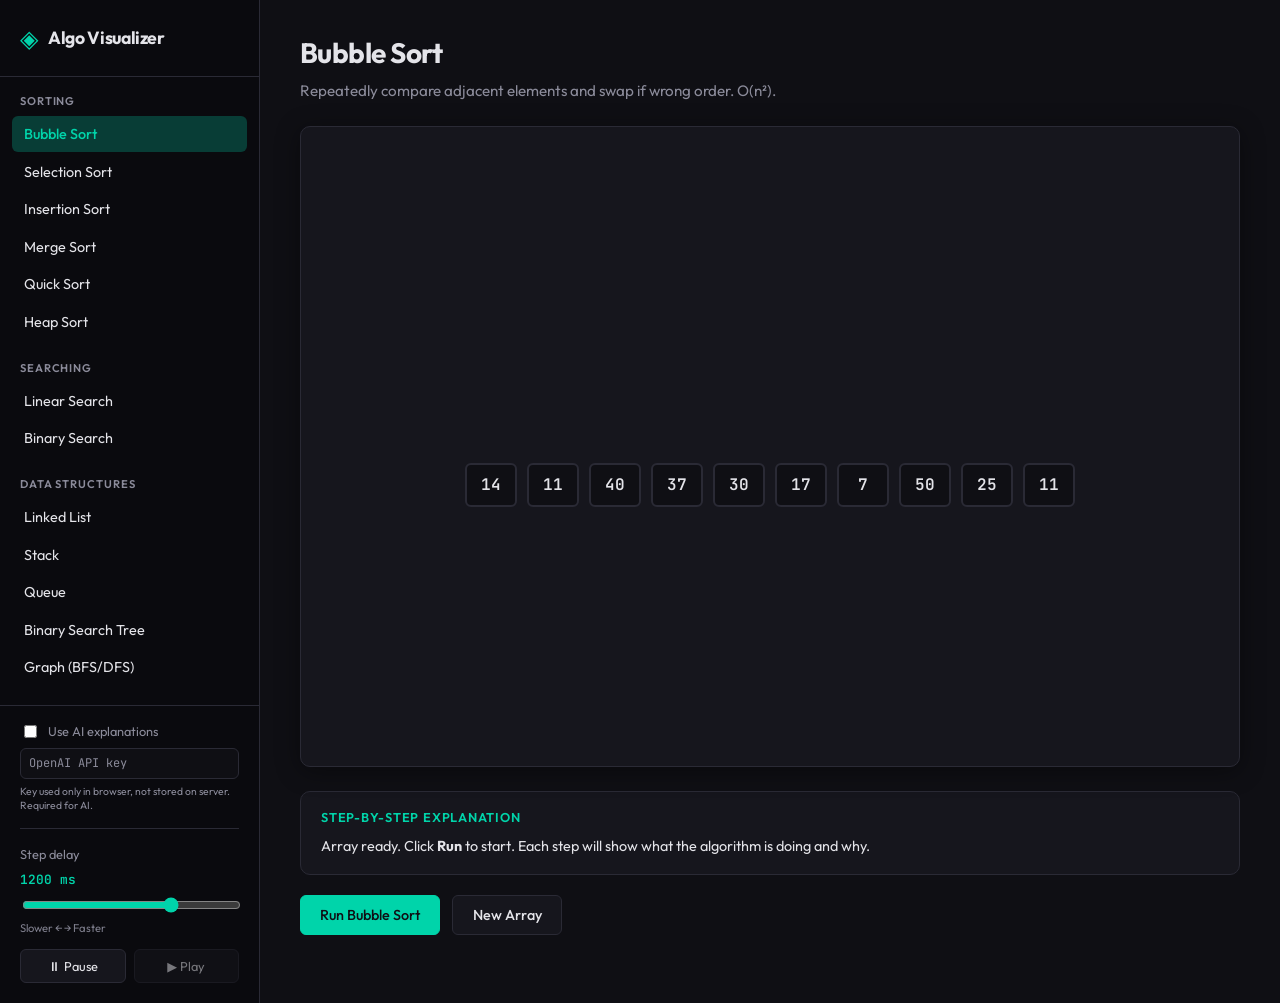
<file: frontend/index.html>
<!DOCTYPE html>
<html lang="en">
<head>
  <meta charset="UTF-8" />
  <meta name="viewport" content="width=device-width, initial-scale=1" />
  <title>Algorithm & Data Structure Visualizer</title>
  <link rel="preconnect" href="https://fonts.googleapis.com" />
  <link rel="preconnect" href="https://fonts.gstatic.com" crossorigin />
  <link href="https://fonts.googleapis.com/css2?family=JetBrains+Mono:wght@400;600&family=Outfit:wght@400;500;600;700&display=swap" rel="stylesheet" />
  <link rel="stylesheet" href="css/main.css" />
</head>
<body>
  <div class="app">
    <aside class="sidebar">
      <div class="logo">
        <span class="logo-icon">◈</span>
        <span class="logo-text">Algo Visualizer</span>
      </div>
      <nav class="nav">
        <div class="nav-section">
          <div class="nav-section-title">Sorting</div>
          <button class="nav-item" data-view="bubble-sort">Bubble Sort</button>
          <button class="nav-item" data-view="selection-sort">Selection Sort</button>
          <button class="nav-item" data-view="insertion-sort">Insertion Sort</button>
          <button class="nav-item" data-view="merge-sort">Merge Sort</button>
          <button class="nav-item" data-view="quick-sort">Quick Sort</button>
          <button class="nav-item" data-view="heap-sort">Heap Sort</button>
        </div>
        <div class="nav-section">
          <div class="nav-section-title">Searching</div>
          <button class="nav-item" data-view="linear-search">Linear Search</button>
          <button class="nav-item" data-view="binary-search">Binary Search</button>
        </div>
        <div class="nav-section">
          <div class="nav-section-title">Data Structures</div>
          <button class="nav-item" data-view="linked-list">Linked List</button>
          <button class="nav-item" data-view="stack">Stack</button>
          <button class="nav-item" data-view="queue">Queue</button>
          <button class="nav-item" data-view="bst">Binary Search Tree</button>
          <button class="nav-item" data-view="graph">Graph (BFS/DFS)</button>
        </div>
      </nav>
      <div class="sidebar-footer">
        <div class="llm-settings">
          <div class="llm-row">
            <input type="checkbox" id="llm-use-ai" title="Use AI to explain each step" />
            <label for="llm-use-ai">Use AI explanations</label>
          </div>
          <div class="llm-row">
            <input type="password" id="llm-api-key" placeholder="OpenAI API key" class="llm-input" autocomplete="off" />
          </div>
          <p class="llm-hint">Key used only in browser, not stored on server. Required for AI.</p>
        </div>
        <label class="speed-label">
          <span>Step delay</span>
          <span id="speed-value" class="speed-value">1200 ms</span>
          <input type="range" id="speed-slider" min="400" max="3000" value="2200" step="100" />
          <span class="speed-hint">Slower ← → Faster</span>
        </label>
        <div class="playback-controls">
          <button type="button" id="btn-pause" class="btn-playback" title="Pause">⏸ Pause</button>
          <button type="button" id="btn-play" class="btn-playback" title="Resume">▶ Play</button>
        </div>
      </div>
    </aside>

    <main class="main">
      <header class="view-header">
        <h1 id="view-title">Algorithm Visualizer</h1>
        <p id="view-desc" class="view-desc">Choose an algorithm or data structure from the sidebar.</p>
      </header>

      <div id="viz-area" class="viz-area">
        <!-- Dynamic content per view -->
      </div>

      <section class="explanation-panel" aria-label="Step explanation">
        <h3 class="explanation-title">Step-by-step explanation</h3>
        <div id="step-explanation" class="explanation-content empty">
          Run an algorithm to see step-by-step explanations here.
        </div>
      </section>

      <div id="controls" class="controls">
        <!-- Buttons injected per view -->
      </div>

      <div id="status" class="status"></div>
    </main>
  </div>

  <script src="js/llm.js"></script>
  <script src="js/core.js"></script>
  <script src="js/sorting.js"></script>
  <script src="js/searching.js"></script>
  <script src="js/ds.js"></script>
  <script src="js/graph.js"></script>
  <script src="js/app.js"></script>
</body>
</html>
</file>
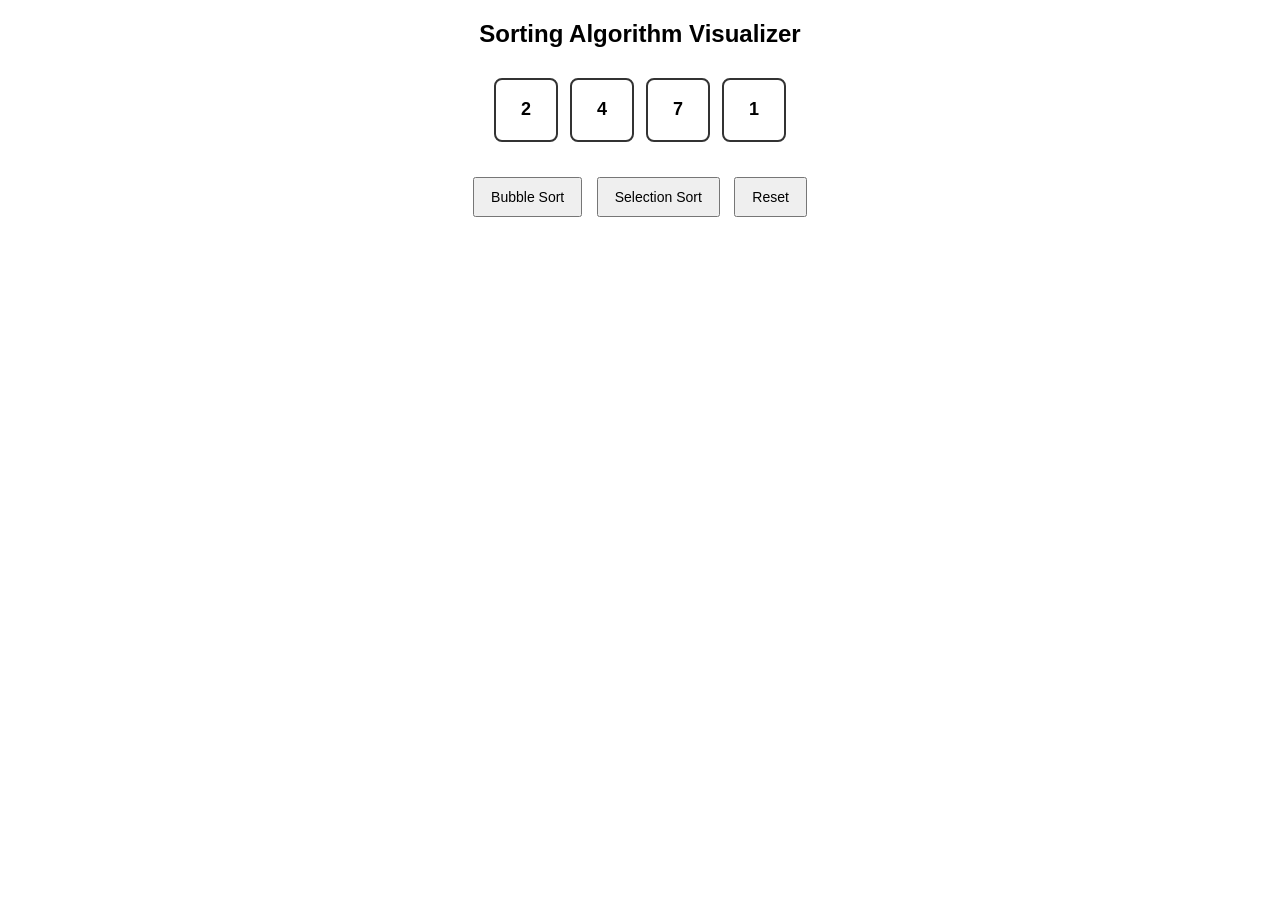
<file: frontend/Basics/day3.html>
<!DOCTYPE html>
<html lang="en">
<head>
  <meta charset="UTF-8" />
  <title>Algorithm Visualizer</title>
  <link rel="stylesheet" href="day3.css" />
</head>
<body>

  <h2>Sorting Algorithm Visualizer</h2>

  <div id="array-container"></div>

  <!-- Arrow indicator -->
  <div id="arrow">⬇️</div>

  <div class="controls">
    <button onclick="startBubbleSort()">Bubble Sort</button>
    <button onclick="startSelectionSort()">Selection Sort</button>
    <button onclick="resetArray()">Reset</button>
  </div>

  <script src="day3.js"></script>
</body>
</html>
</file>
<file: frontend/css/main.css>
/* ========== Variables ========== */
:root {
  --bg: #0f0f14;
  --bg-card: #16161d;
  --bg-sidebar: #0a0a0e;
  --border: #2a2a35;
  --text: #e4e4e9;
  --text-muted: #8b8b9a;
  --accent: #00d4aa;
  --accent-dim: #00a884;
  --accent-glow: rgba(0, 212, 170, 0.25);
  --purple: #a78bfa;
  --blue: #60a5fa;
  --amber: #fbbf24;
  --red: #f87171;
  --green: #34d399;
  --radius: 10px;
  --radius-sm: 6px;
  --font-sans: "Outfit", system-ui, sans-serif;
  --font-mono: "JetBrains Mono", monospace;
  --shadow: 0 4px 24px rgba(0, 0, 0, 0.4);
  --transition: 0.2s ease;
}

/* ========== Reset & Base ========== */
*, *::before, *::after { box-sizing: border-box; }
html { font-size: 16px; }
body {
  margin: 0;
  min-height: 100vh;
  font-family: var(--font-sans);
  background: var(--bg);
  color: var(--text);
  line-height: 1.5;
  -webkit-font-smoothing: antialiased;
}

/* ========== App Layout ========== */
.app {
  display: flex;
  min-height: 100vh;
}

/* ========== Sidebar ========== */
.sidebar {
  width: 260px;
  min-width: 260px;
  background: var(--bg-sidebar);
  border-right: 1px solid var(--border);
  display: flex;
  flex-direction: column;
  padding: 1.25rem 0;
}

.logo {
  display: flex;
  align-items: center;
  gap: 0.6rem;
  padding: 0 1.25rem 1.25rem;
  border-bottom: 1px solid var(--border);
  margin-bottom: 1rem;
}

.logo-icon {
  font-size: 1.5rem;
  color: var(--accent);
}

.logo-text {
  font-weight: 700;
  font-size: 1.1rem;
  letter-spacing: -0.02em;
}

.nav {
  flex: 1;
  overflow-y: auto;
  padding: 0 0.75rem;
}

.nav-section {
  margin-bottom: 1.25rem;
}

.nav-section-title {
  font-size: 0.7rem;
  font-weight: 600;
  text-transform: uppercase;
  letter-spacing: 0.08em;
  color: var(--text-muted);
  padding: 0 0.5rem 0.4rem;
}

.nav-item {
  display: block;
  width: 100%;
  padding: 0.55rem 0.75rem;
  margin-bottom: 2px;
  border: none;
  border-radius: var(--radius-sm);
  background: transparent;
  color: var(--text);
  font-family: var(--font-sans);
  font-size: 0.9rem;
  text-align: left;
  cursor: pointer;
  transition: background var(--transition), color var(--transition);
}

.nav-item:hover {
  background: rgba(255, 255, 255, 0.06);
  color: var(--accent);
}

.nav-item.active {
  background: var(--accent-glow);
  color: var(--accent);
  font-weight: 500;
}

.sidebar-footer {
  padding: 1rem 1.25rem 0;
  border-top: 1px solid var(--border);
}

.llm-settings {
  margin-bottom: 1rem;
  padding-bottom: 1rem;
  border-bottom: 1px solid var(--border);
}

.llm-row {
  display: flex;
  align-items: center;
  gap: 0.5rem;
  margin-bottom: 0.4rem;
}

.llm-row label {
  font-size: 0.8rem;
  color: var(--text-muted);
  cursor: pointer;
}

.llm-input {
  width: 100%;
  padding: 0.4rem 0.5rem;
  border: 1px solid var(--border);
  border-radius: var(--radius-sm);
  background: var(--bg);
  color: var(--text);
  font-family: var(--font-mono);
  font-size: 0.75rem;
}

.llm-input::placeholder {
  color: var(--text-muted);
}

.llm-hint {
  margin: 0.35rem 0 0;
  font-size: 0.65rem;
  color: var(--text-muted);
  line-height: 1.3;
}

.explanation-content .llm-err {
  font-size: 0.8em;
  color: var(--red);
}

.speed-label {
  display: flex;
  flex-direction: column;
  gap: 0.35rem;
  font-size: 0.8rem;
  color: var(--text-muted);
}

.speed-label input[type="range"] {
  width: 100%;
  accent-color: var(--accent);
}

.speed-value {
  font-family: var(--font-mono);
  font-weight: 600;
  color: var(--accent);
}

.speed-hint {
  font-size: 0.7rem;
  color: var(--text-muted);
  opacity: 0.9;
}

.playback-controls {
  display: flex;
  gap: 0.5rem;
  margin-top: 0.75rem;
}

.btn-playback {
  flex: 1;
  padding: 0.5rem 0.6rem;
  border: 1px solid var(--border);
  border-radius: var(--radius-sm);
  background: var(--bg-card);
  color: var(--text);
  font-family: var(--font-sans);
  font-size: 0.8rem;
  cursor: pointer;
  transition: background var(--transition), border-color var(--transition);
}

.btn-playback:hover {
  background: rgba(255, 255, 255, 0.06);
  border-color: var(--accent);
  color: var(--accent);
}

.btn-playback:disabled {
  opacity: 0.5;
  cursor: not-allowed;
}

/* ========== Main Content ========== */
.main {
  flex: 1;
  display: flex;
  flex-direction: column;
  padding: 2rem 2.5rem;
  overflow: auto;
}

.view-header {
  margin-bottom: 1.5rem;
}

.view-header h1 {
  margin: 0 0 0.35rem;
  font-size: 1.75rem;
  font-weight: 700;
  letter-spacing: -0.02em;
}

.view-desc {
  margin: 0;
  color: var(--text-muted);
  font-size: 0.95rem;
}

.viz-area {
  position: relative;
  flex: 1;
  min-height: 320px;
  background: var(--bg-card);
  border: 1px solid var(--border);
  border-radius: var(--radius);
  padding: 2rem;
  margin-bottom: 1.5rem;
  display: flex;
  align-items: center;
  justify-content: center;
  box-shadow: var(--shadow);
}

/* ========== Step explanation panel ========== */
.explanation-panel {
  background: var(--bg-card);
  border: 1px solid var(--border);
  border-radius: var(--radius);
  padding: 1rem 1.25rem;
  margin-bottom: 1.25rem;
}

.explanation-title {
  margin: 0 0 0.5rem;
  font-size: 0.8rem;
  font-weight: 600;
  text-transform: uppercase;
  letter-spacing: 0.06em;
  color: var(--accent);
}

.explanation-content {
  font-size: 0.9rem;
  line-height: 1.6;
  color: var(--text);
}

.explanation-content.empty {
  color: var(--text-muted);
  font-style: italic;
}

.controls {
  display: flex;
  flex-wrap: wrap;
  gap: 0.75rem;
  margin-bottom: 1rem;
}

.controls button {
  padding: 0.6rem 1.2rem;
  border-radius: var(--radius-sm);
  border: 1px solid var(--border);
  background: var(--bg-card);
  color: var(--text);
  font-family: var(--font-sans);
  font-size: 0.9rem;
  font-weight: 500;
  cursor: pointer;
  transition: background var(--transition), border-color var(--transition), color var(--transition);
}

.controls button:hover {
  background: rgba(255, 255, 255, 0.06);
  border-color: var(--accent);
  color: var(--accent);
}

.controls button.primary {
  background: var(--accent);
  border-color: var(--accent);
  color: var(--bg);
}

.controls button.primary:hover {
  background: var(--accent-dim);
  border-color: var(--accent-dim);
  color: var(--bg);
}

.controls button:disabled {
  opacity: 0.5;
  cursor: not-allowed;
}

.status {
  font-size: 0.85rem;
  color: var(--text-muted);
  font-family: var(--font-mono);
  min-height: 1.5em;
}

/* ========== Array / Box visualization ========== */
.array-container {
  display: flex;
  flex-wrap: wrap;
  align-items: flex-end;
  justify-content: center;
  gap: 10px;
  min-height: 120px;
}

.viz-box {
  width: 52px;
  min-height: 44px;
  height: auto;
  padding: 0.5rem;
  border: 2px solid var(--border);
  border-radius: var(--radius-sm);
  background: var(--bg);
  color: var(--text);
  font-family: var(--font-mono);
  font-size: 1rem;
  font-weight: 600;
  display: flex;
  align-items: center;
  justify-content: center;
  transition: transform 0.25s ease, background 0.2s ease, border-color 0.2s ease, box-shadow 0.2s ease;
}

.viz-box.compare { background: var(--amber); color: var(--bg); border-color: var(--amber); }
.viz-box.swap   { background: var(--red);   color: #fff; border-color: var(--red); }
.viz-box.sorted { background: var(--green); color: var(--bg); border-color: var(--green); }
.viz-box.pivot  { background: var(--purple); color: #fff; border-color: var(--purple); }
.viz-box.current{ background: var(--blue);  color: #fff; border-color: var(--blue); }
.viz-box.min    { background: var(--green); color: #fff; border-color: var(--green); }
.viz-box.found  { background: var(--green); color: #fff; border-color: var(--green); box-shadow: 0 0 20px var(--accent-glow); }
.viz-box.lift   { transform: translateY(-12px); box-shadow: var(--shadow); }

/* ========== Linked List ========== */
.ll-container {
  display: flex;
  align-items: center;
  justify-content: center;
  flex-wrap: wrap;
  gap: 0;
}

.ll-node {
  display: flex;
  align-items: stretch;
  border-radius: var(--radius-sm);
  overflow: hidden;
  margin: 0 -2px;
  z-index: 1;
}

.ll-node .cell {
  padding: 0.6rem 0.9rem;
  font-family: var(--font-mono);
  font-size: 0.95rem;
  font-weight: 600;
  background: var(--bg);
  border: 2px solid var(--border);
  color: var(--text);
}

.ll-node .cell.value { border-right: none; }
.ll-node .cell.next  { min-width: 36px; text-align: center; color: var(--text-muted); }

.ll-node.highlight .cell { border-color: var(--accent); background: var(--accent-glow); color: var(--accent); }

.ll-arrow {
  color: var(--text-muted);
  font-size: 1.2rem;
  padding: 0 4px;
  align-self: center;
}

/* ========== Stack / Queue ========== */
.stack-queue-container {
  display: flex;
  flex-direction: column;
  align-items: center;
  gap: 8px;
  min-width: 180px;
}

.stack-queue-container.queue-viz { flex-direction: row; align-items: center; }

.stack-cell, .queue-cell {
  width: 100px;
  padding: 0.75rem 1rem;
  border: 2px solid var(--border);
  border-radius: var(--radius-sm);
  background: var(--bg);
  font-family: var(--font-mono);
  font-size: 1rem;
  font-weight: 600;
  text-align: center;
  transition: border-color 0.2s, background 0.2s;
}

.stack-cell.highlight, .queue-cell.highlight {
  border-color: var(--accent);
  background: var(--accent-glow);
}

.queue-cell { width: 80px; }

/* ========== BST ========== */
.bst-container {
  position: relative;
  min-height: 360px;
  padding: 1rem;
}

.bst-node {
  position: absolute;
  width: 44px;
  height: 44px;
  border-radius: 50%;
  border: 2px solid var(--border);
  background: var(--bg);
  color: var(--text);
  font-family: var(--font-mono);
  font-size: 0.85rem;
  font-weight: 600;
  display: flex;
  align-items: center;
  justify-content: center;
  transition: border-color 0.2s, background 0.2s, box-shadow 0.2s;
}

.bst-node.highlight { border-color: var(--accent); background: var(--accent-glow); color: var(--accent); }
.bst-node.visited  { border-color: var(--green); background: rgba(52, 211, 153, 0.2); }

.bst-edge {
  position: absolute;
  background: var(--border);
  height: 2px;
  transform-origin: left center;
  pointer-events: none;
}

/* ========== Graph ========== */
.graph-container {
  position: relative;
  width: 100%;
  min-height: 340px;
  background: var(--bg);
  border-radius: var(--radius-sm);
}

#viz-area .graph-svg {
  position: absolute;
  left: 0;
  top: 0;
}

.graph-node {
  position: absolute;
  width: 40px;
  height: 40px;
  border-radius: 50%;
  border: 2px solid var(--border);
  background: var(--bg-card);
  color: var(--text);
  font-family: var(--font-mono);
  font-size: 0.8rem;
  font-weight: 600;
  display: flex;
  align-items: center;
  justify-content: center;
  cursor: default;
  transition: border-color 0.2s, background 0.2s;
}

.graph-node.highlight { border-color: var(--accent); background: var(--accent-glow); }
.graph-node.visited  { border-color: var(--green); background: rgba(52, 211, 153, 0.25); }

.graph-edge {
  position: absolute;
  stroke: var(--border);
  stroke-width: 2;
  fill: none;
  pointer-events: none;
}

.graph-svg {
  position: absolute;
  top: 0;
  left: 0;
  width: 100%;
  height: 100%;
  pointer-events: none;
}

/* ========== Input group ========== */
.input-group {
  display: flex;
  align-items: center;
  gap: 0.75rem;
  margin-bottom: 1rem;
}

.input-group label { font-size: 0.9rem; color: var(--text-muted); }
.input-group input {
  padding: 0.5rem 0.75rem;
  border-radius: var(--radius-sm);
  border: 1px solid var(--border);
  background: var(--bg);
  color: var(--text);
  font-family: var(--font-mono);
  font-size: 0.9rem;
  width: 120px;
}

/* ========== Responsive ========== */
@media (max-width: 900px) {
  .app { flex-direction: column; }
  .sidebar {
    width: 100%;
    flex-direction: row;
    flex-wrap: wrap;
    padding: 0.75rem;
    gap: 0.5rem;
  }
  .logo { border-bottom: none; margin-bottom: 0; padding-bottom: 0; }
  .nav { display: flex; flex-wrap: wrap; gap: 0.25rem; padding: 0; }
  .nav-section { margin-bottom: 0; }
  .nav-section-title { width: 100%; padding: 0.25rem 0; }
  .nav-item { width: auto; padding: 0.4rem 0.6rem; font-size: 0.8rem; }
  .sidebar-footer { width: 100%; border-top: none; padding-top: 0; }
  .main { padding: 1rem; }
}
</file>
<file: frontend/Basics/day3.css>
body {
  font-family: Arial, sans-serif;
  text-align: center;
}

#array-container {
  display: flex;
  justify-content: center;
  gap: 12px;
  margin: 30px 0;
  position: relative;
}

.box {
  width: 60px;
  height: 60px;
  border: 2px solid #333;
  border-radius: 8px;

  display: flex;
  align-items: center;
  justify-content: center;

  font-size: 18px;
  font-weight: bold;

  transition: transform 0.4s ease, background-color 0.3s ease;
}

/* Bubble sort */
.compare {
  background-color: #fde047; /* yellow */
}

.swap {
  background-color: #ef4444; /* red */
  color: white;
}

/* Selection sort */
.selected {
  background-color: #38bdf8; /* blue */
  color: white;
}

.min {
  background-color: #22c55e; /* green */
  color: white;
}

.lift {
  transform: translateY(-30px);
}

/* Arrow */
#arrow {
  position: absolute;
  font-size: 24px;
  color: #2563eb;
  display: none;
  pointer-events: none;
}

/* Buttons */
.controls button {
  padding: 10px 16px;
  margin: 5px;
  font-size: 14px;
  cursor: pointer;
}
</file>
